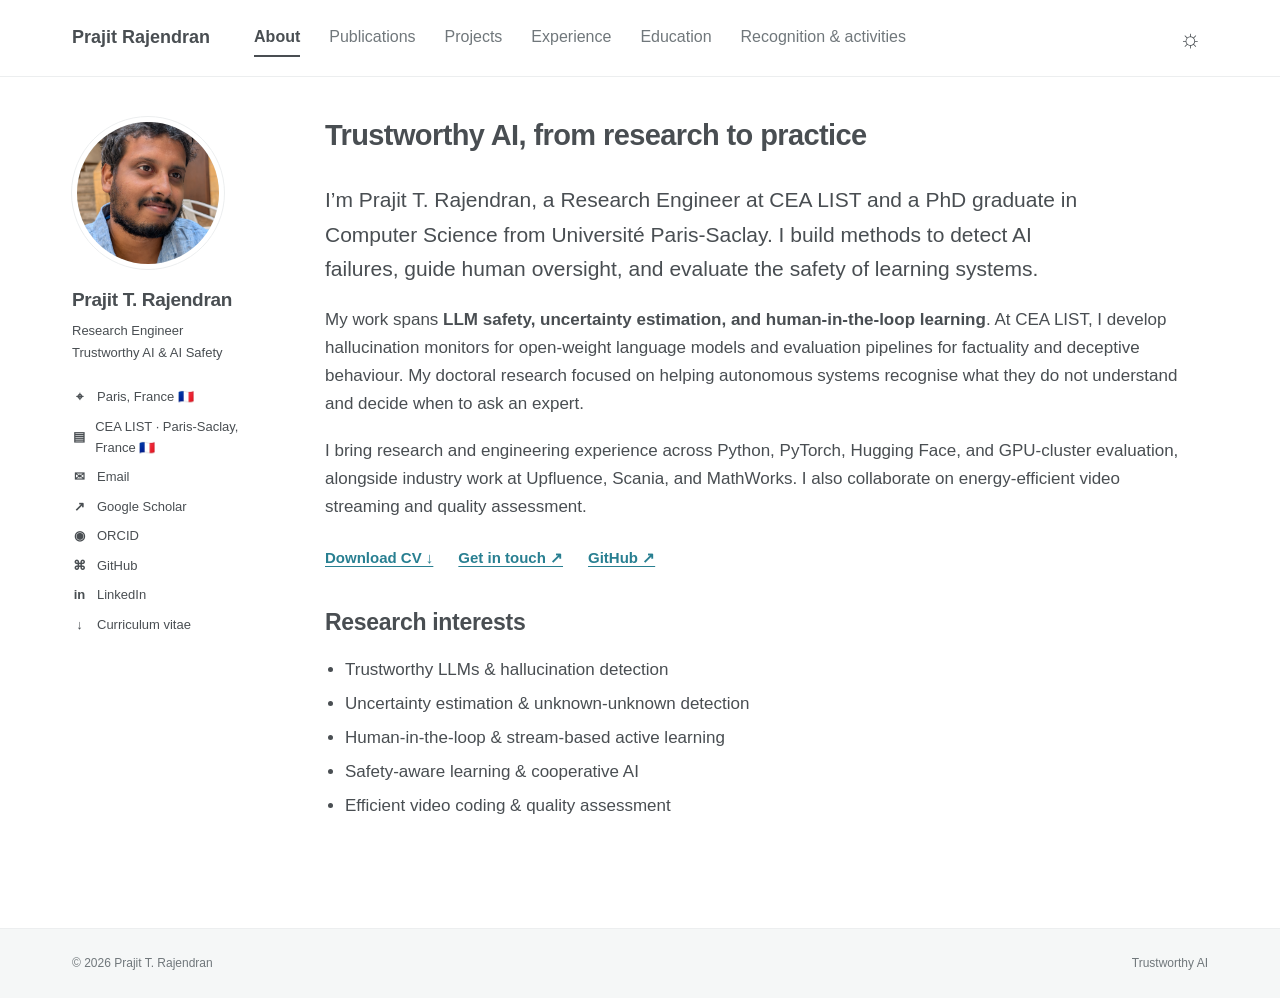
<file: index.html>
<!doctype html><html lang="en"><head><meta charset="utf-8"><meta name="viewport" content="width=device-width,initial-scale=1"><meta name="description" content="Prajit T. Rajendran — trustworthy AI researcher at CEA LIST. Research, publications, and academic experience."><title>About | Prajit T. Rajendran</title><link rel="stylesheet" href="assets/style.css"><script src="assets/main.js" defer></script></head><body><a class="skip" href="#main">Skip to content</a><header><div class="header-inner"><a class="brand" href="index.html">Prajit Rajendran</a><nav aria-label="Main navigation"><a href="index.html" aria-current="page">About</a><a href="publications.html">Publications</a><a href="projects.html">Projects</a><a href="experience.html">Experience</a><a href="education.html">Education</a><a href="service.html">Recognition &amp; activities</a></nav><button id="theme" aria-label="Switch to dark theme" title="Toggle color theme">☼</button></div></header><div class="layout"><aside class="profile"><div class="avatar"><img src="assets/photo.jpg" alt="Prajit T. Rajendran" width="152" height="152"></div><h2>Prajit T. Rajendran</h2><p class="role">Research Engineer<br>Trustworthy AI & AI Safety</p><ul class="profile-links"><li><span>⌖</span> Paris, France 🇫🇷</li><li><span>▤</span> CEA LIST · Paris-Saclay, France 🇫🇷</li><li><span>✉</span> <a href="mailto:praj99T@gmail.com">Email</a></li><li><span>↗</span> <a href="https://scholar.google.com/citations?user=R2wEeSEAAAAJ">Google Scholar</a></li><li><span>◉</span> <a href="https://orcid.org/0000-0002-8283-9891">ORCID</a></li><li><span>⌘</span> <a href="https://github.com/Prajit-Rajendran">GitHub</a></li><li><span>in</span> <a href="https://linkedin.com/in/prajitrajendran">LinkedIn</a></li><li><span>↓</span> <a href="assets/CV_Prajit_Rajendran.pdf">Curriculum vitae</a></li></ul></aside><main id="main"><h1>Trustworthy AI, from research to practice</h1>
<p class="intro">I’m Prajit T. Rajendran, a Research Engineer at CEA LIST and a PhD graduate in Computer Science from Université Paris-Saclay. I build methods to detect AI failures, guide human oversight, and evaluate the safety of learning systems.</p>
<p>My work spans <strong>LLM safety, uncertainty estimation, and human-in-the-loop learning</strong>. At CEA LIST, I develop hallucination monitors for open-weight language models and evaluation pipelines for factuality and deceptive behaviour. My doctoral research focused on helping autonomous systems recognise what they do not understand and decide when to ask an expert.</p>
<p>I bring research and engineering experience across Python, PyTorch, Hugging Face, and GPU-cluster evaluation, alongside industry work at Upfluence, Scania, and MathWorks. I also collaborate on energy-efficient video streaming and quality assessment.</p>
<div class="intro-actions"><a href="assets/CV_Prajit_Rajendran.pdf">Download CV ↓</a><a href="mailto:praj99T@gmail.com">Get in touch ↗</a><a href="https://github.com/Prajit-Rajendran">GitHub ↗</a></div>
<h2>Research interests</h2><ul class="interests"><li>Trustworthy LLMs & hallucination detection</li><li>Uncertainty estimation & unknown-unknown detection</li><li>Human-in-the-loop & stream-based active learning</li><li>Safety-aware learning & cooperative AI</li><li>Efficient video coding & quality assessment</li></ul></main></div><footer><div>© 2026 Prajit T. Rajendran <span>Trustworthy AI</span></div></footer></body></html>
</file>
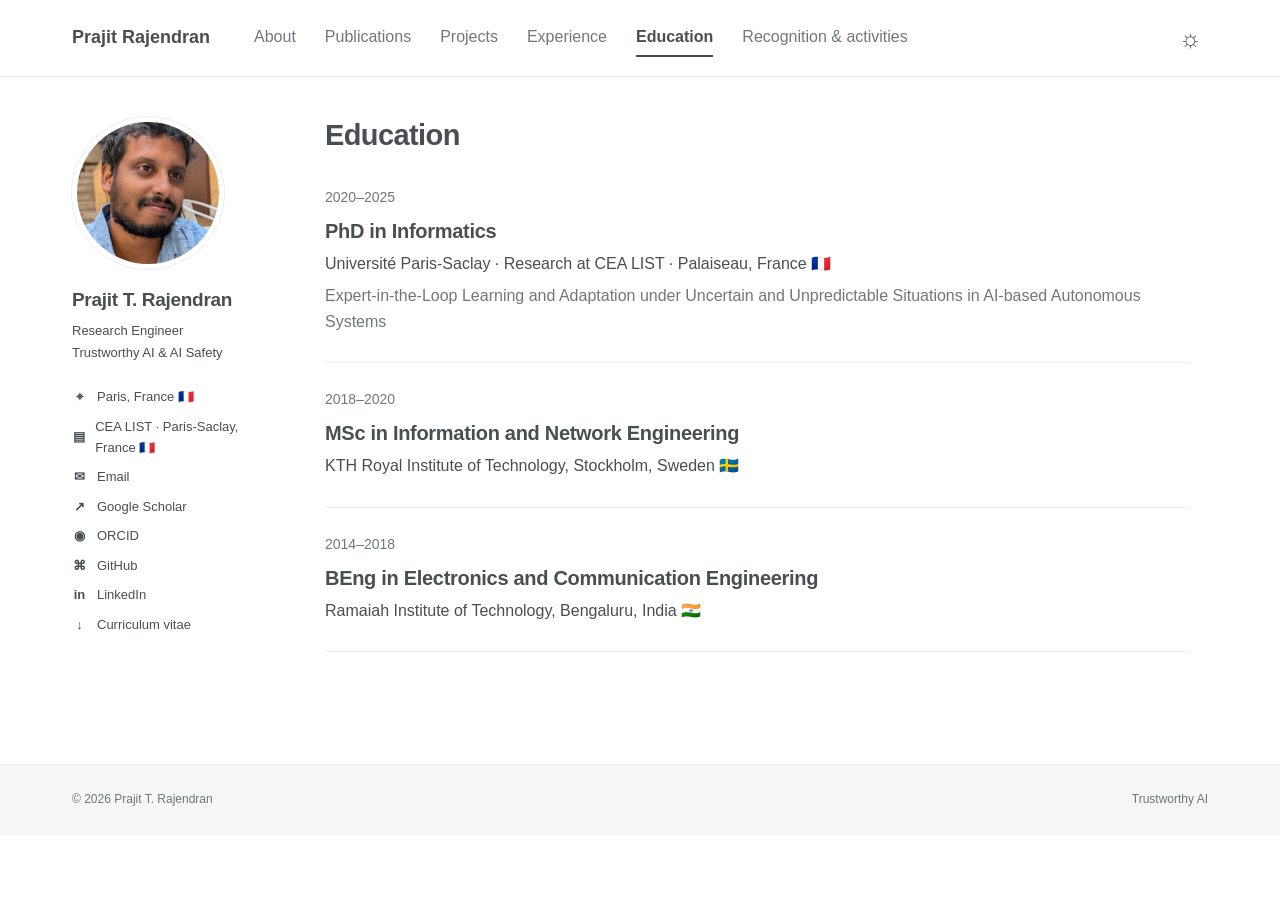
<file: education.html>
<!doctype html><html lang="en"><head><meta charset="utf-8"><meta name="viewport" content="width=device-width,initial-scale=1"><meta name="description" content="Prajit T. Rajendran — trustworthy AI researcher at CEA LIST. Research, publications, and academic experience."><title>Education | Prajit T. Rajendran</title><link rel="stylesheet" href="assets/style.css"><script src="assets/main.js" defer></script></head><body><a class="skip" href="#main">Skip to content</a><header><div class="header-inner"><a class="brand" href="index.html">Prajit Rajendran</a><nav aria-label="Main navigation"><a href="index.html">About</a><a href="publications.html">Publications</a><a href="projects.html">Projects</a><a href="experience.html">Experience</a><a href="education.html" aria-current="page">Education</a><a href="service.html">Recognition &amp; activities</a></nav><button id="theme" aria-label="Switch to dark theme" title="Toggle color theme">☼</button></div></header><div class="layout"><aside class="profile"><div class="avatar"><img src="assets/photo.jpg" alt="Prajit T. Rajendran" width="152" height="152"></div><h2>Prajit T. Rajendran</h2><p class="role">Research Engineer<br>Trustworthy AI & AI Safety</p><ul class="profile-links"><li><span>⌖</span> Paris, France 🇫🇷</li><li><span>▤</span> CEA LIST · Paris-Saclay, France 🇫🇷</li><li><span>✉</span> <a href="mailto:praj99T@gmail.com">Email</a></li><li><span>↗</span> <a href="https://scholar.google.com/citations?user=R2wEeSEAAAAJ">Google Scholar</a></li><li><span>◉</span> <a href="https://orcid.org/0000-0002-8283-9891">ORCID</a></li><li><span>⌘</span> <a href="https://github.com/Prajit-Rajendran">GitHub</a></li><li><span>in</span> <a href="https://linkedin.com/in/prajitrajendran">LinkedIn</a></li><li><span>↓</span> <a href="assets/CV_Prajit_Rajendran.pdf">Curriculum vitae</a></li></ul></aside><main id="main"><h1>Education</h1><div class="entry"><span class="date">2020–2025</span><h2>PhD in Informatics</h2><p>Université Paris-Saclay · Research at CEA LIST · Palaiseau, France 🇫🇷</p><p class="muted">Expert-in-the-Loop Learning and Adaptation under Uncertain and Unpredictable Situations in AI-based Autonomous Systems</p></div><div class="entry"><span class="date">2018–2020</span><h2>MSc in Information and Network Engineering</h2><p>KTH Royal Institute of Technology, Stockholm, Sweden 🇸🇪</p></div><div class="entry"><span class="date">2014–2018</span><h2>BEng in Electronics and Communication Engineering</h2><p>Ramaiah Institute of Technology, Bengaluru, India 🇮🇳</p></div></main></div><footer><div>© 2026 Prajit T. Rajendran <span>Trustworthy AI</span></div></footer></body></html>
</file>
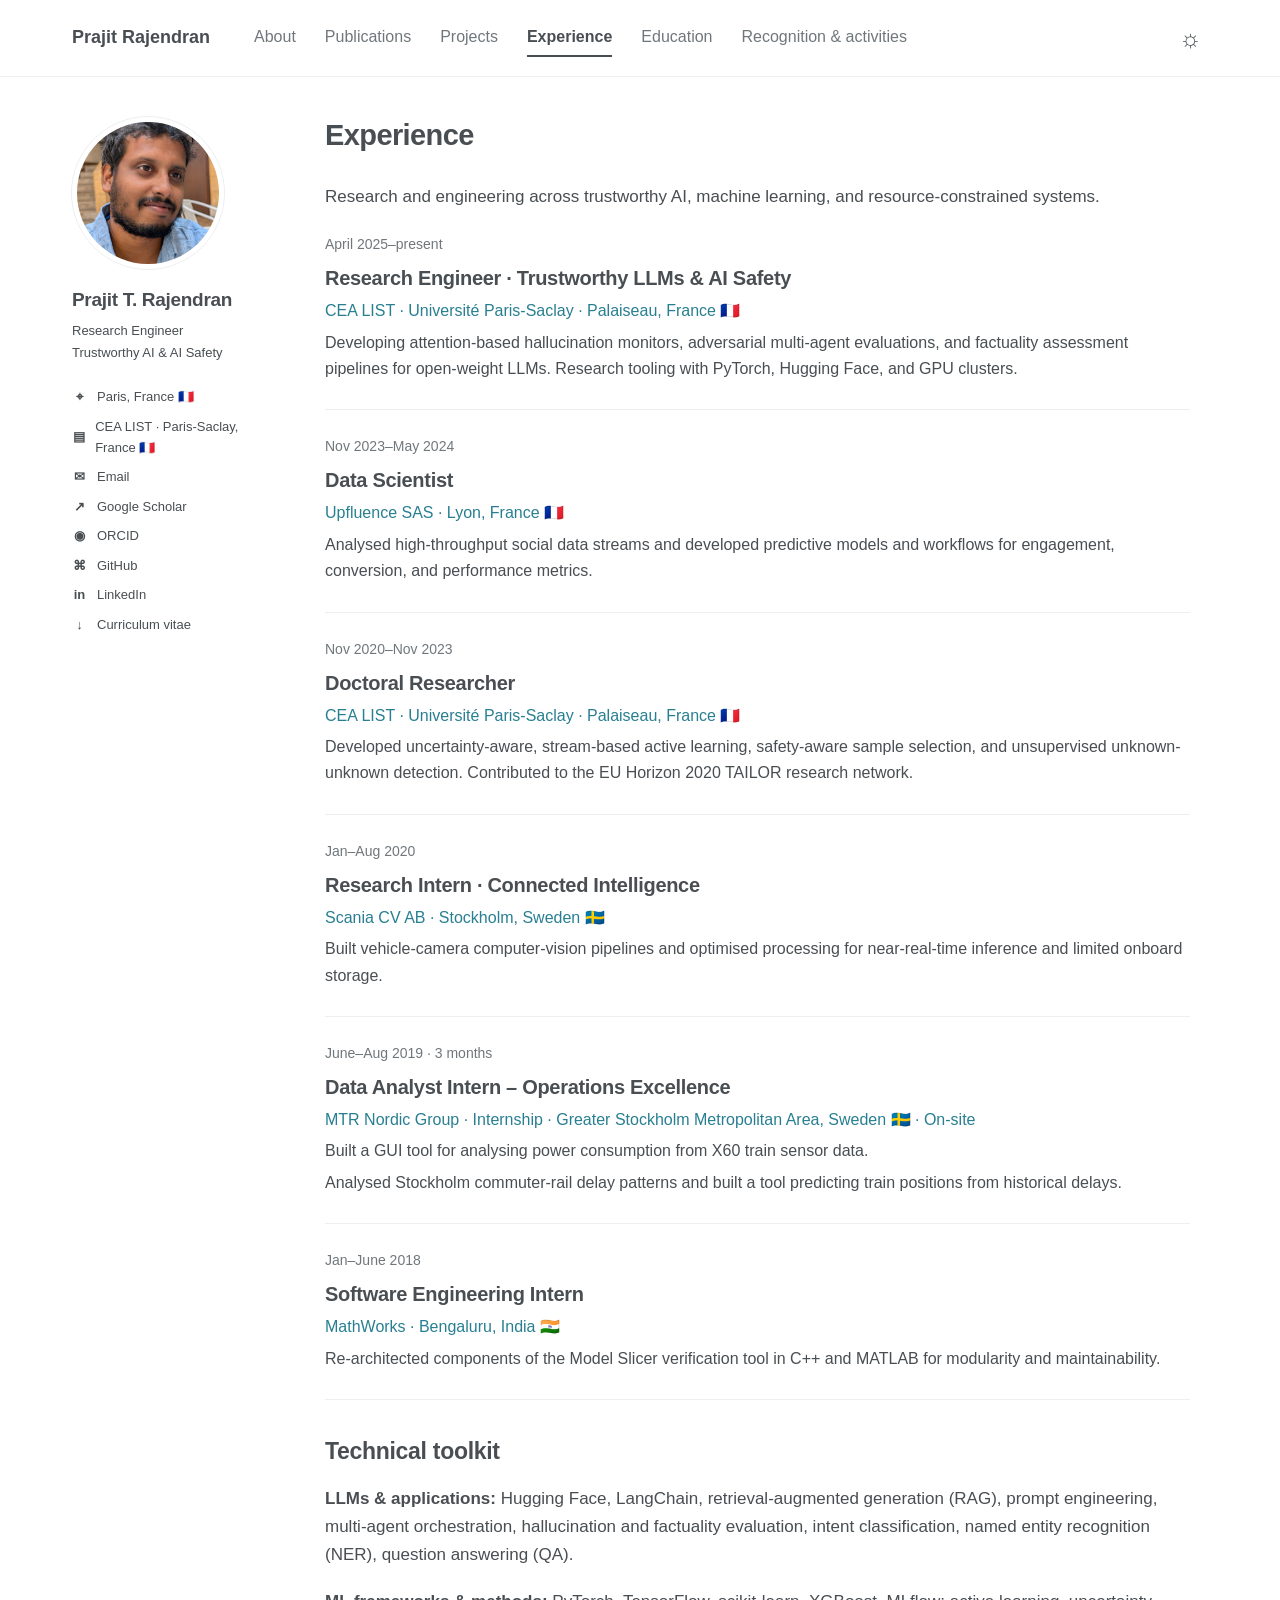
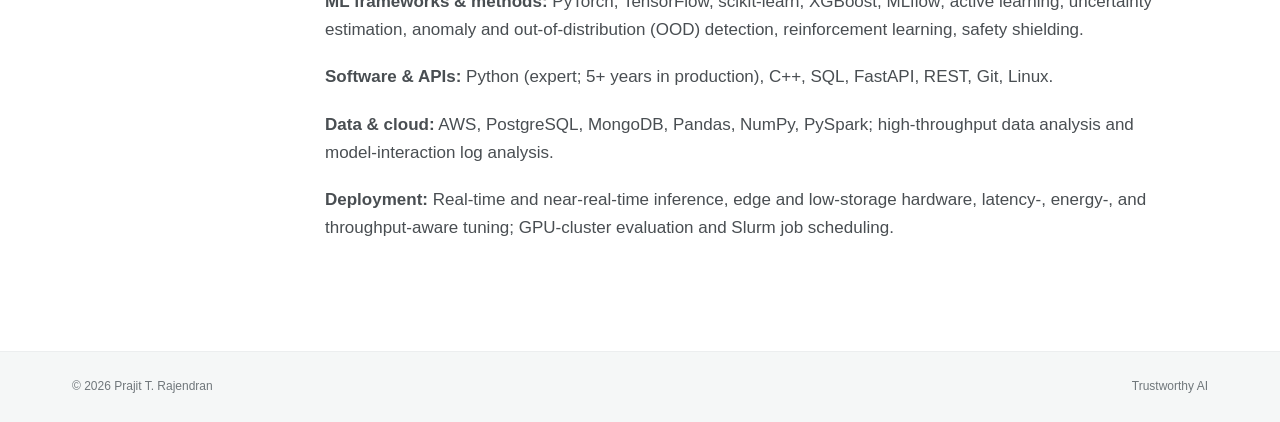
<file: experience.html>
<!doctype html><html lang="en"><head><meta charset="utf-8"><meta name="viewport" content="width=device-width,initial-scale=1"><meta name="description" content="Prajit T. Rajendran — trustworthy AI researcher at CEA LIST. Research, publications, and academic experience."><title>Experience | Prajit T. Rajendran</title><link rel="stylesheet" href="assets/style.css"><script src="assets/main.js" defer></script></head><body><a class="skip" href="#main">Skip to content</a><header><div class="header-inner"><a class="brand" href="index.html">Prajit Rajendran</a><nav aria-label="Main navigation"><a href="index.html">About</a><a href="publications.html">Publications</a><a href="projects.html">Projects</a><a href="experience.html" aria-current="page">Experience</a><a href="education.html">Education</a><a href="service.html">Recognition &amp; activities</a></nav><button id="theme" aria-label="Switch to dark theme" title="Toggle color theme">☼</button></div></header><div class="layout"><aside class="profile"><div class="avatar"><img src="assets/photo.jpg" alt="Prajit T. Rajendran" width="152" height="152"></div><h2>Prajit T. Rajendran</h2><p class="role">Research Engineer<br>Trustworthy AI & AI Safety</p><ul class="profile-links"><li><span>⌖</span> Paris, France 🇫🇷</li><li><span>▤</span> CEA LIST · Paris-Saclay, France 🇫🇷</li><li><span>✉</span> <a href="mailto:praj99T@gmail.com">Email</a></li><li><span>↗</span> <a href="https://scholar.google.com/citations?user=R2wEeSEAAAAJ">Google Scholar</a></li><li><span>◉</span> <a href="https://orcid.org/0000-0002-8283-9891">ORCID</a></li><li><span>⌘</span> <a href="https://github.com/Prajit-Rajendran">GitHub</a></li><li><span>in</span> <a href="https://linkedin.com/in/prajitrajendran">LinkedIn</a></li><li><span>↓</span> <a href="assets/CV_Prajit_Rajendran.pdf">Curriculum vitae</a></li></ul></aside><main id="main"><h1>Experience</h1><p>Research and engineering across trustworthy AI, machine learning, and resource-constrained systems.</p><div class="entry"><span class="date">April 2025–present</span><h2>Research Engineer · Trustworthy LLMs & AI Safety</h2><p class="org">CEA LIST · Université Paris-Saclay · Palaiseau, France 🇫🇷</p><p>Developing attention-based hallucination monitors, adversarial multi-agent evaluations, and factuality assessment pipelines for open-weight LLMs. Research tooling with PyTorch, Hugging Face, and GPU clusters.</p></div><div class="entry"><span class="date">Nov 2023–May 2024</span><h2>Data Scientist</h2><p class="org">Upfluence SAS · Lyon, France 🇫🇷</p><p>Analysed high-throughput social data streams and developed predictive models and workflows for engagement, conversion, and performance metrics.</p></div><div class="entry"><span class="date">Nov 2020–Nov 2023</span><h2>Doctoral Researcher</h2><p class="org">CEA LIST · Université Paris-Saclay · Palaiseau, France 🇫🇷</p><p>Developed uncertainty-aware, stream-based active learning, safety-aware sample selection, and unsupervised unknown-unknown detection. Contributed to the EU Horizon 2020 TAILOR research network.</p></div><div class="entry"><span class="date">Jan–Aug 2020</span><h2>Research Intern · Connected Intelligence</h2><p class="org">Scania CV AB · Stockholm, Sweden 🇸🇪</p><p>Built vehicle-camera computer-vision pipelines and optimised processing for near-real-time inference and limited onboard storage.</p></div><div class="entry"><span class="date">June–Aug 2019 · 3 months</span><h2>Data Analyst Intern – Operations Excellence</h2><p class="org">MTR Nordic Group · Internship · Greater Stockholm Metropolitan Area, Sweden 🇸🇪 · On-site</p><p>Built a GUI tool for analysing power consumption from X60 train sensor data.</p><p>Analysed Stockholm commuter-rail delay patterns and built a tool predicting train positions from historical delays.</p></div><div class="entry"><span class="date">Jan–June 2018</span><h2>Software Engineering Intern</h2><p class="org">MathWorks · Bengaluru, India 🇮🇳</p><p>Re-architected components of the Model Slicer verification tool in C++ and MATLAB for modularity and maintainability.</p></div><h2>Technical toolkit</h2><p><strong>LLMs &amp; applications:</strong> Hugging Face, LangChain, retrieval-augmented generation (RAG), prompt engineering, multi-agent orchestration, hallucination and factuality evaluation, intent classification, named entity recognition (NER), question answering (QA).</p><p><strong>ML frameworks &amp; methods:</strong> PyTorch, TensorFlow, scikit-learn, XGBoost, MLflow; active learning, uncertainty estimation, anomaly and out-of-distribution (OOD) detection, reinforcement learning, safety shielding.</p><p><strong>Software &amp; APIs:</strong> Python (expert; 5+ years in production), C++, SQL, FastAPI, REST, Git, Linux.</p><p><strong>Data &amp; cloud:</strong> AWS, PostgreSQL, MongoDB, Pandas, NumPy, PySpark; high-throughput data analysis and model-interaction log analysis.</p><p><strong>Deployment:</strong> Real-time and near-real-time inference, edge and low-storage hardware, latency-, energy-, and throughput-aware tuning; GPU-cluster evaluation and Slurm job scheduling.</p></main></div><footer><div>© 2026 Prajit T. Rajendran <span>Trustworthy AI</span></div></footer></body></html>
</file>
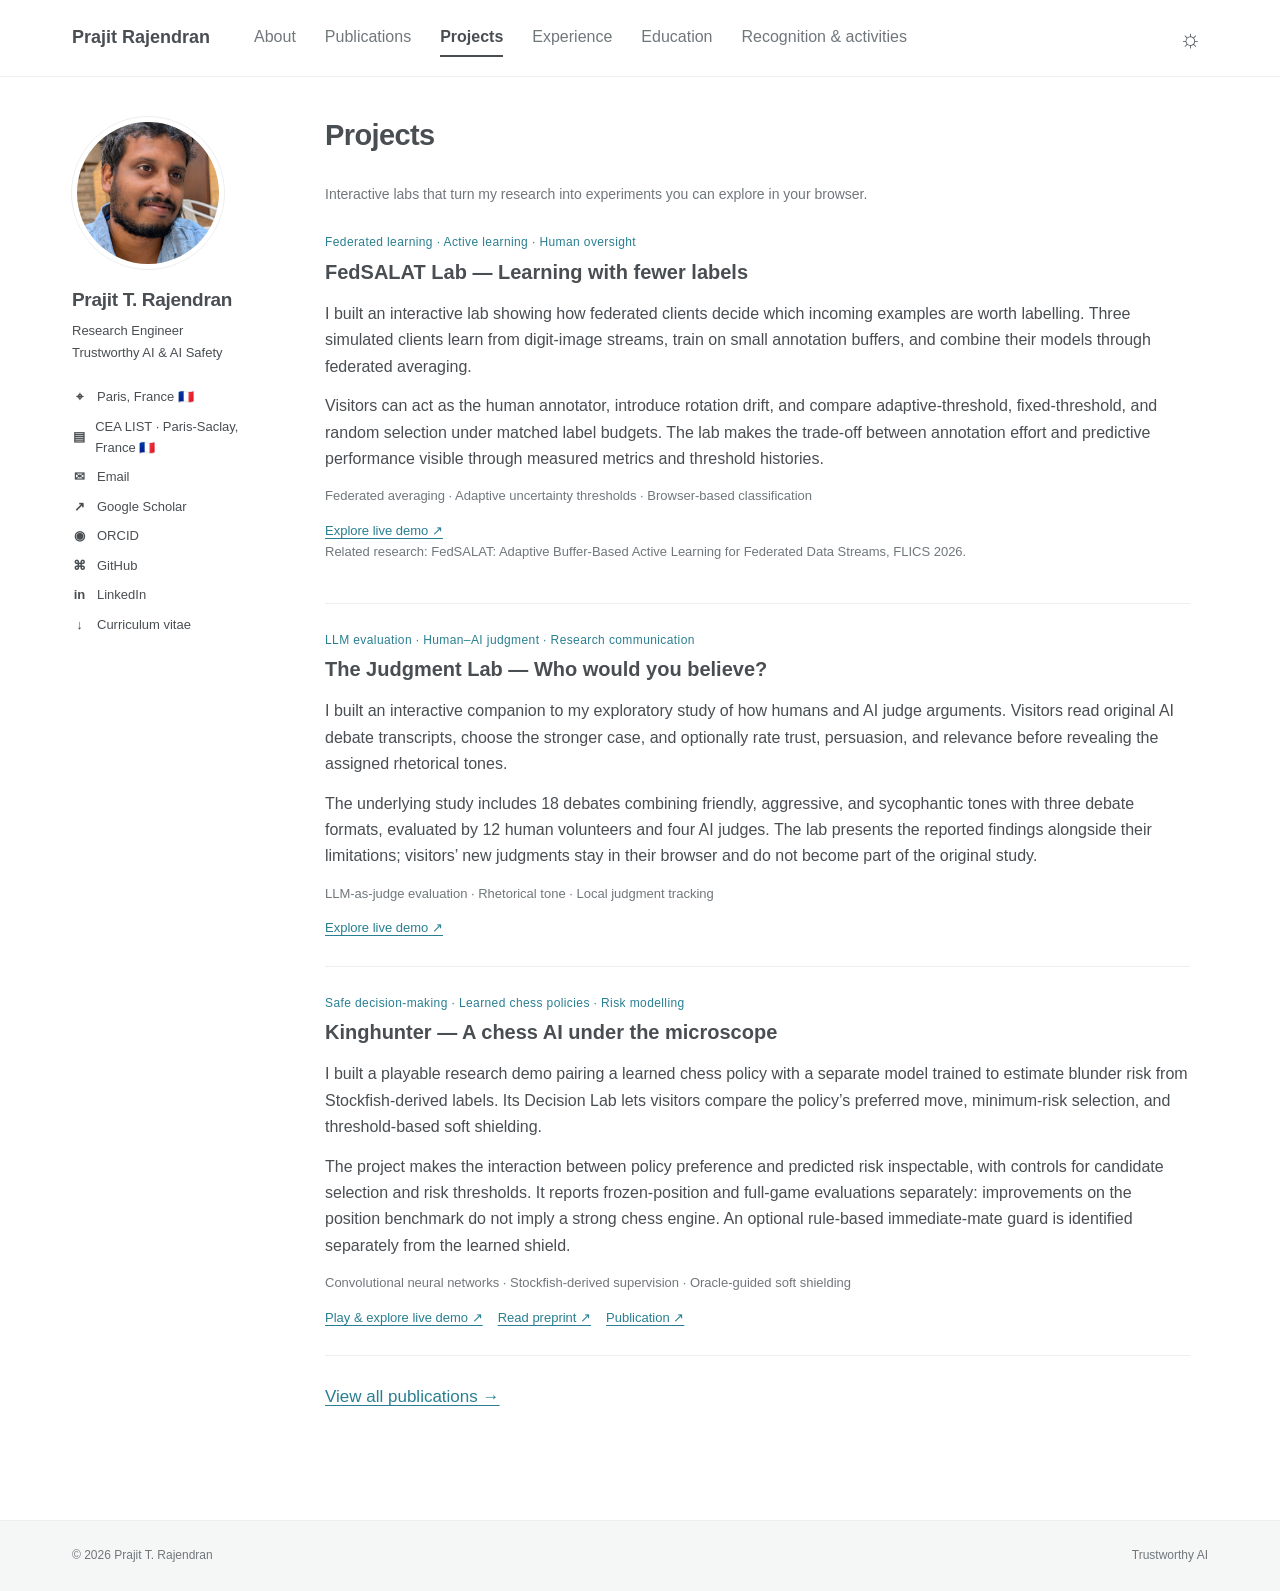
<file: projects.html>
<!doctype html><html lang="en"><head><meta charset="utf-8"><meta name="viewport" content="width=device-width,initial-scale=1"><meta name="description" content="Prajit T. Rajendran — trustworthy AI researcher at CEA LIST. Research, publications, and academic experience."><title>Projects | Prajit T. Rajendran</title><link rel="stylesheet" href="assets/style.css"><script src="assets/main.js" defer></script></head><body><a class="skip" href="#main">Skip to content</a><header><div class="header-inner"><a class="brand" href="index.html">Prajit Rajendran</a><nav aria-label="Main navigation"><a href="index.html">About</a><a href="publications.html">Publications</a><a href="projects.html" aria-current="page">Projects</a><a href="experience.html">Experience</a><a href="education.html">Education</a><a href="service.html">Recognition &amp; activities</a></nav><button id="theme" aria-label="Switch to dark theme" title="Toggle color theme">☼</button></div></header><div class="layout"><aside class="profile"><div class="avatar"><img src="assets/photo.jpg" alt="Prajit T. Rajendran" width="152" height="152"></div><h2>Prajit T. Rajendran</h2><p class="role">Research Engineer<br>Trustworthy AI & AI Safety</p><ul class="profile-links"><li><span>⌖</span> Paris, France 🇫🇷</li><li><span>▤</span> CEA LIST · Paris-Saclay, France 🇫🇷</li><li><span>✉</span> <a href="mailto:praj99T@gmail.com">Email</a></li><li><span>↗</span> <a href="https://scholar.google.com/citations?user=R2wEeSEAAAAJ">Google Scholar</a></li><li><span>◉</span> <a href="https://orcid.org/0000-0002-8283-9891">ORCID</a></li><li><span>⌘</span> <a href="https://github.com/Prajit-Rajendran">GitHub</a></li><li><span>in</span> <a href="https://linkedin.com/in/prajitrajendran">LinkedIn</a></li><li><span>↓</span> <a href="assets/CV_Prajit_Rajendran.pdf">Curriculum vitae</a></li></ul></aside><main id="main"><section aria-labelledby="projects-heading"><h1 id="projects-heading">Projects</h1>
<p class="muted">Interactive labs that turn my research into experiments you can explore in your browser.</p>
<article class="project"><p class="project-meta">Federated learning · Active learning · Human oversight</p><h3>FedSALAT Lab — Learning with fewer labels</h3>
<p>I built an interactive lab showing how federated clients decide which incoming examples are worth labelling. Three simulated clients learn from digit-image streams, train on small annotation buffers, and combine their models through federated averaging.</p>
<p>Visitors can act as the human annotator, introduce rotation drift, and compare adaptive-threshold, fixed-threshold, and random selection under matched label budgets. The lab makes the trade-off between annotation effort and predictive performance visible through measured metrics and threshold histories.</p>
<p class="project-tools">Federated averaging · Adaptive uncertainty thresholds · Browser-based classification</p>
<div class="paper-links"><a href="https://fedsalat-lab.vercel.app/" aria-label="Explore FedSALAT Lab live demo">Explore live demo ↗</a></div>
<p class="project-reference">Related research: FedSALAT: Adaptive Buffer-Based Active Learning for Federated Data Streams, FLICS 2026.</p>
<!-- Add this project's code link here when available. -->
</article>
<article class="project"><p class="project-meta">LLM evaluation · Human–AI judgment · Research communication</p><h3>The Judgment Lab — Who would you believe?</h3>
<p>I built an interactive companion to my exploratory study of how humans and AI judge arguments. Visitors read original AI debate transcripts, choose the stronger case, and optionally rate trust, persuasion, and relevance before revealing the assigned rhetorical tones.</p>
<p>The underlying study includes 18 debates combining friendly, aggressive, and sycophantic tones with three debate formats, evaluated by 12 human volunteers and four AI judges. The lab presents the reported findings alongside their limitations; visitors’ new judgments stay in their browser and do not become part of the original study.</p>
<p class="project-tools">LLM-as-judge evaluation · Rhetorical tone · Local judgment tracking</p>
<div class="paper-links"><a href="https://ai-debate-judgment-lab.vercel.app/" aria-label="Explore The Judgment Lab live demo">Explore live demo ↗</a></div>
<!-- Add this project's code or publication link here when available. -->
</article>
<article class="project"><p class="project-meta">Safe decision-making · Learned chess policies · Risk modelling</p><h3>Kinghunter — A chess AI under the microscope</h3>
<p>I built a playable research demo pairing a learned chess policy with a separate model trained to estimate blunder risk from Stockfish-derived labels. Its Decision Lab lets visitors compare the policy’s preferred move, minimum-risk selection, and threshold-based soft shielding.</p>
<p>The project makes the interaction between policy preference and predicted risk inspectable, with controls for candidate selection and risk thresholds. It reports frozen-position and full-game evaluations separately: improvements on the position benchmark do not imply a strong chess engine. An optional rule-based immediate-mate guard is identified separately from the learned shield.</p>
<p class="project-tools">Convolutional neural networks · Stockfish-derived supervision · Oracle-guided soft shielding</p>
<div class="paper-links"><a href="https://kinghunter-ogss.vercel.app/" aria-label="Explore Kinghunter live demo">Play & explore live demo ↗</a><a href="https://arxiv.org/abs/2603.08506">Read preprint ↗</a><a href="https://doi.org/10.1109/ICMLA66185.2025.00130">Publication ↗</a></div>
<!-- Add this project's code link here when available. -->
</article>
<p><a class="text-link" href="publications.html">View all publications →</a></p></section>
</main></div><footer><div>© 2026 Prajit T. Rajendran <span>Trustworthy AI</span></div></footer></body></html>
</file>
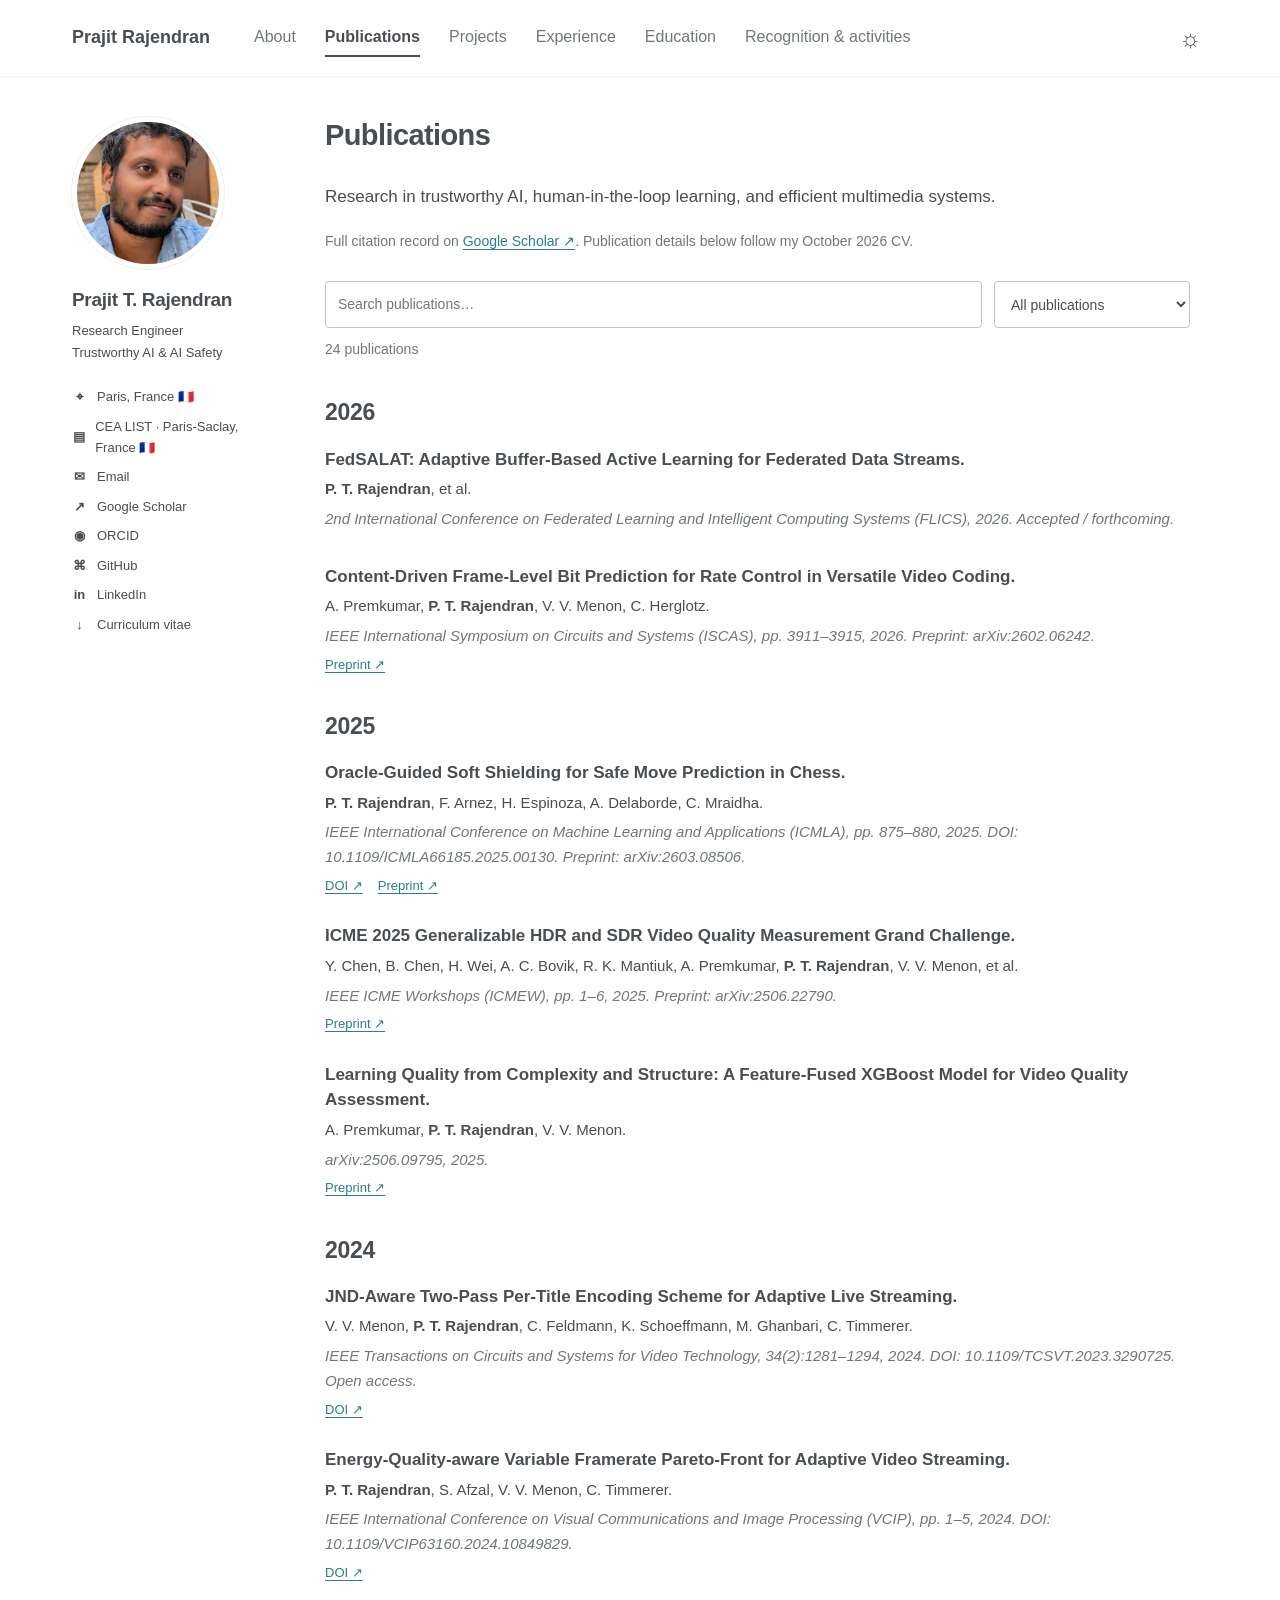
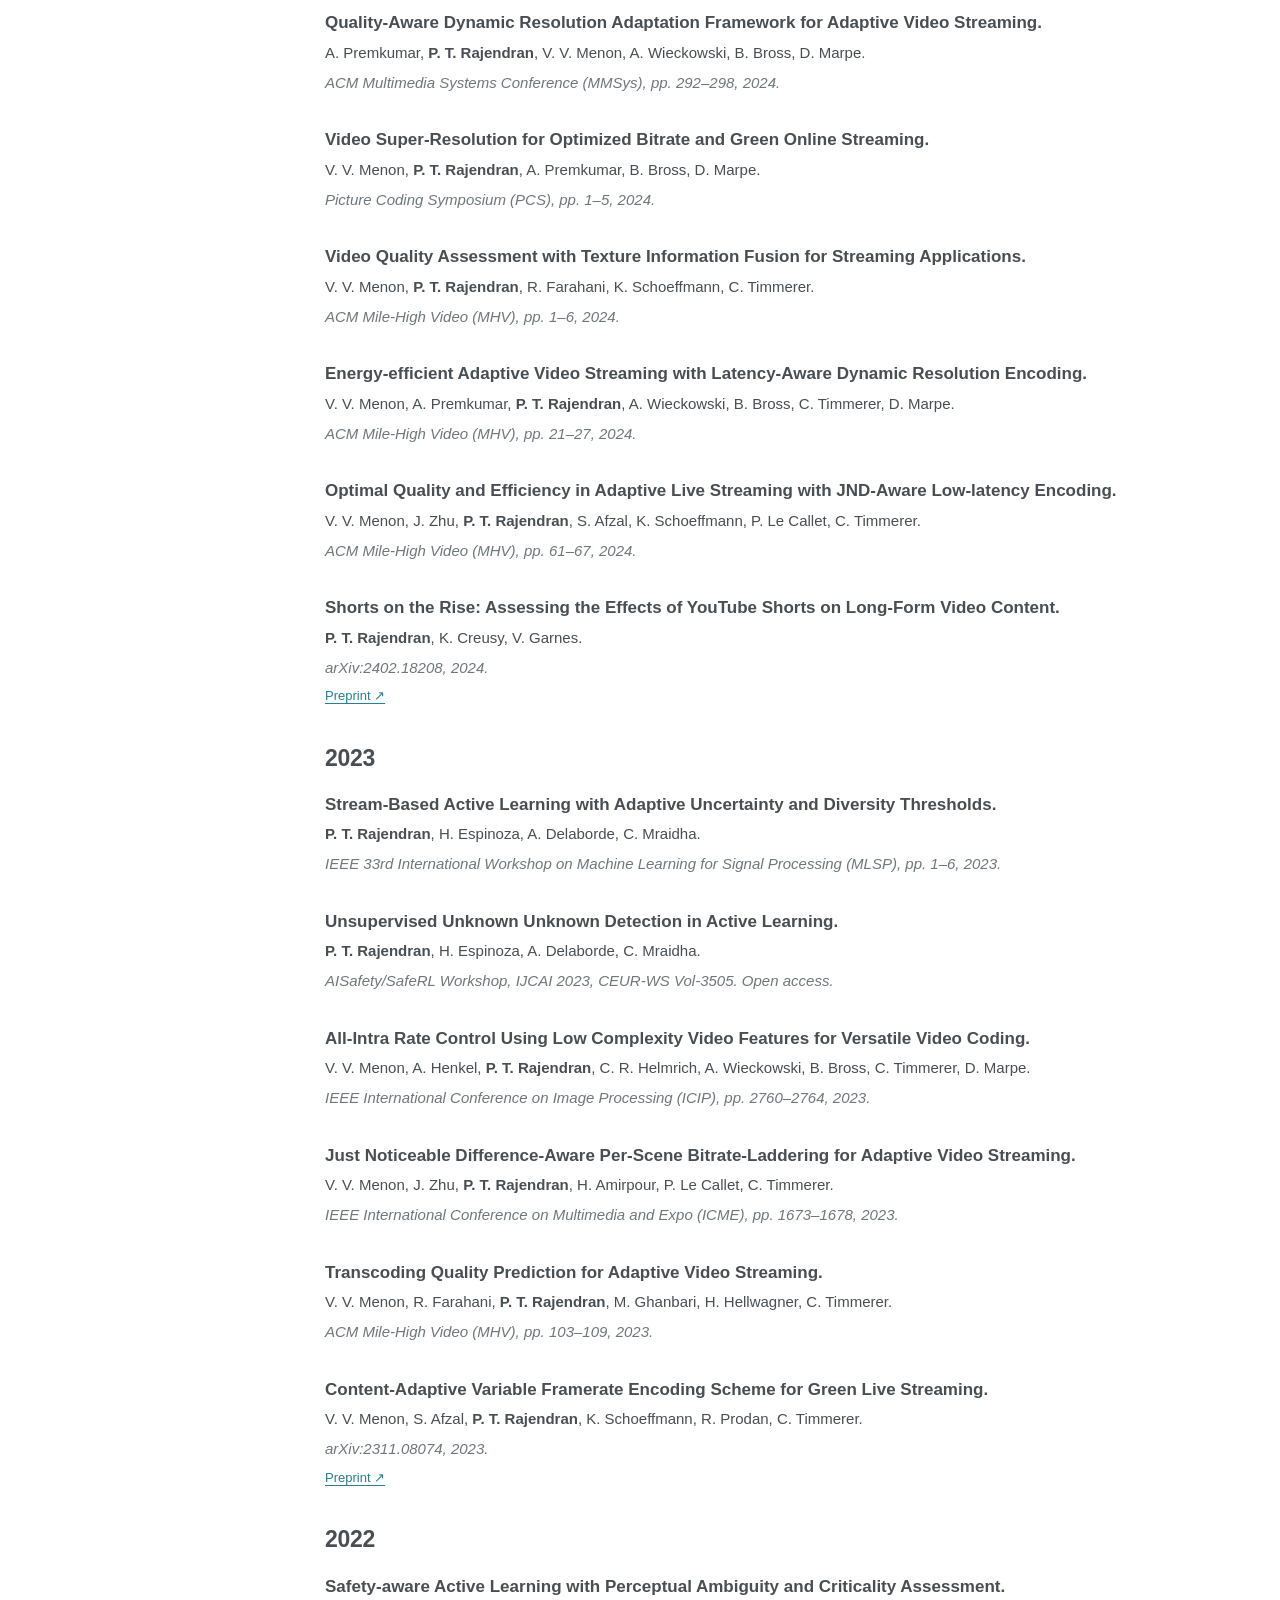
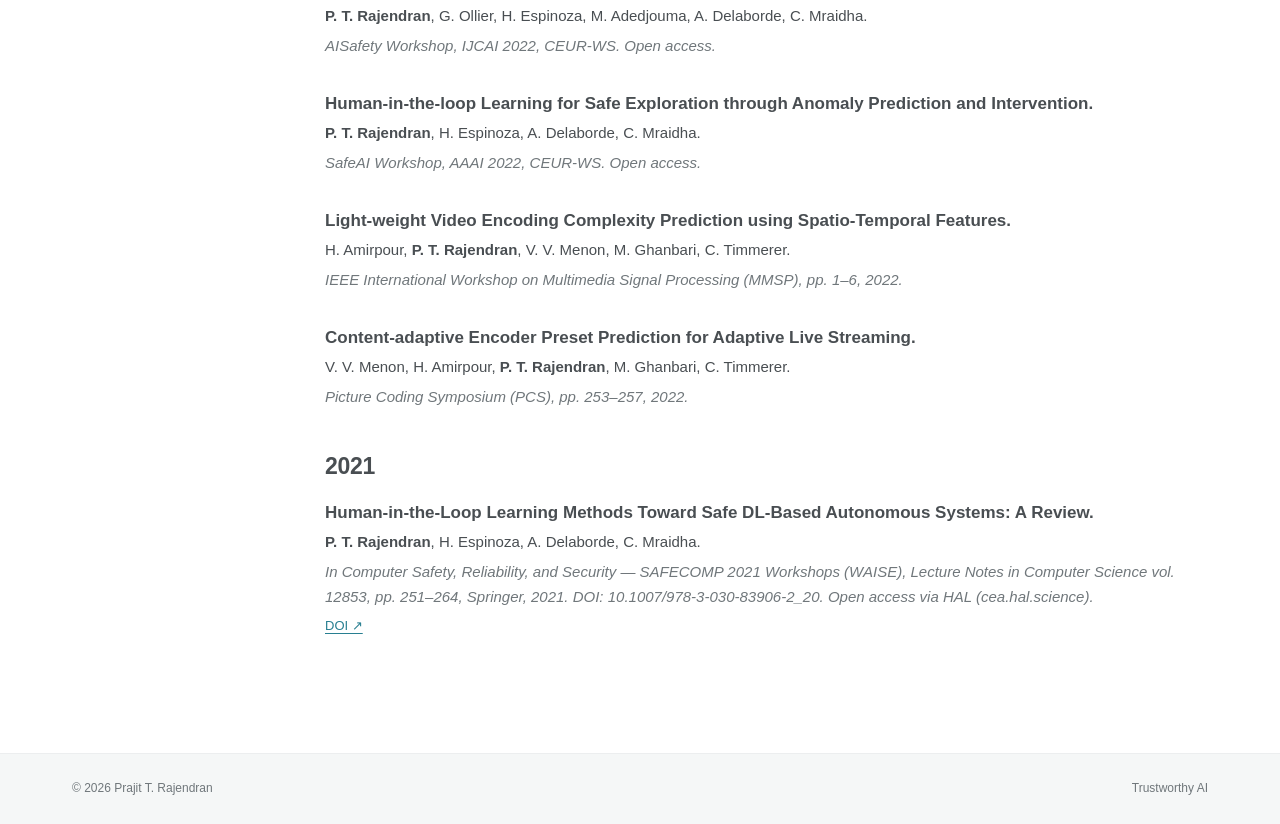
<file: publications.html>
<!doctype html><html lang="en"><head><meta charset="utf-8"><meta name="viewport" content="width=device-width,initial-scale=1"><meta name="description" content="Prajit T. Rajendran — trustworthy AI researcher at CEA LIST. Research, publications, and academic experience."><title>Publications | Prajit T. Rajendran</title><link rel="stylesheet" href="assets/style.css"><script src="assets/main.js" defer></script></head><body><a class="skip" href="#main">Skip to content</a><header><div class="header-inner"><a class="brand" href="index.html">Prajit Rajendran</a><nav aria-label="Main navigation"><a href="index.html">About</a><a href="publications.html" aria-current="page">Publications</a><a href="projects.html">Projects</a><a href="experience.html">Experience</a><a href="education.html">Education</a><a href="service.html">Recognition &amp; activities</a></nav><button id="theme" aria-label="Switch to dark theme" title="Toggle color theme">☼</button></div></header><div class="layout"><aside class="profile"><div class="avatar"><img src="assets/photo.jpg" alt="Prajit T. Rajendran" width="152" height="152"></div><h2>Prajit T. Rajendran</h2><p class="role">Research Engineer<br>Trustworthy AI & AI Safety</p><ul class="profile-links"><li><span>⌖</span> Paris, France 🇫🇷</li><li><span>▤</span> CEA LIST · Paris-Saclay, France 🇫🇷</li><li><span>✉</span> <a href="mailto:praj99T@gmail.com">Email</a></li><li><span>↗</span> <a href="https://scholar.google.com/citations?user=R2wEeSEAAAAJ">Google Scholar</a></li><li><span>◉</span> <a href="https://orcid.org/0000-0002-8283-9891">ORCID</a></li><li><span>⌘</span> <a href="https://github.com/Prajit-Rajendran">GitHub</a></li><li><span>in</span> <a href="https://linkedin.com/in/prajitrajendran">LinkedIn</a></li><li><span>↓</span> <a href="assets/CV_Prajit_Rajendran.pdf">Curriculum vitae</a></li></ul></aside><main id="main"><h1>Publications</h1><p>Research in trustworthy AI, human-in-the-loop learning, and efficient multimedia systems.</p><p class="muted">Full citation record on <a href="https://scholar.google.com/citations?user=R2wEeSEAAAAJ">Google Scholar ↗</a>. Publication details below follow my October 2026 CV.</p><div class="filters"><label class="sr-only" for="search">Search publications</label><input id="search" type="search" placeholder="Search publications…"><label class="sr-only" for="type">Publication type</label><select id="type"><option value="all">All publications</option><option value="C">Conference & workshop</option><option value="J">Journal articles</option><option value="P">Preprints</option></select></div><p id="result-count" class="muted" aria-live="polite"></p><section class="year-group"><h2>2026</h2><article class="paper" data-search="fedsalat: adaptive buffer-based active learning for federated data streams." data-type="C"><p class="paper-title">FedSALAT: Adaptive Buffer-Based Active Learning for Federated Data Streams.</p><p><strong>P. T. Rajendran</strong>, et al. </p><p class="venue">2nd International Conference on Federated Learning and Intelligent Computing Systems (FLICS), 2026. Accepted / forthcoming.</p><div class="paper-links"></div></article><article class="paper" data-search="content-driven frame-level bit prediction for rate control in versatile video coding." data-type="C"><p class="paper-title">Content-Driven Frame-Level Bit Prediction for Rate Control in Versatile Video Coding.</p><p>A. Premkumar, <strong>P. T. Rajendran</strong>, V. V. Menon, C. Herglotz. </p><p class="venue">IEEE International Symposium on Circuits and Systems (ISCAS), pp. 3911–3915, 2026. Preprint: arXiv:2602.06242.</p><div class="paper-links"><a href="https://arxiv.org/abs/2602.06242">Preprint ↗</a></div></article></section><section class="year-group"><h2>2025</h2><article class="paper" data-search="oracle-guided soft shielding for safe move prediction in chess." data-type="C"><p class="paper-title">Oracle-Guided Soft Shielding for Safe Move Prediction in Chess.</p><p><strong>P. T. Rajendran</strong>, F. Arnez, H. Espinoza, A. Delaborde, C. Mraidha. </p><p class="venue">IEEE International Conference on Machine Learning and Applications (ICMLA), pp. 875–880, 2025. DOI: 10.1109/ICMLA66185.2025.00130. Preprint: arXiv:2603.08506.</p><div class="paper-links"><a href="https://doi.org/10.1109/ICMLA66185.2025.00130">DOI ↗</a><a href="https://arxiv.org/abs/2603.08506">Preprint ↗</a></div></article><article class="paper" data-search="icme 2025 generalizable hdr and sdr video quality measurement grand challenge." data-type="C"><p class="paper-title">ICME 2025 Generalizable HDR and SDR Video Quality Measurement Grand Challenge.</p><p>Y. Chen, B. Chen, H. Wei, A. C. Bovik, R. K. Mantiuk, A. Premkumar, <strong>P. T. Rajendran</strong>, V. V. Menon, et al. </p><p class="venue">IEEE ICME Workshops (ICMEW), pp. 1–6, 2025. Preprint: arXiv:2506.22790.</p><div class="paper-links"><a href="https://arxiv.org/abs/2506.22790">Preprint ↗</a></div></article><article class="paper" data-search="learning quality from complexity and structure: a feature-fused xgboost model for video quality assessment." data-type="P"><p class="paper-title">Learning Quality from Complexity and Structure: A Feature-Fused XGBoost Model for Video Quality Assessment.</p><p>A. Premkumar, <strong>P. T. Rajendran</strong>, V. V. Menon. </p><p class="venue">arXiv:2506.09795, 2025.</p><div class="paper-links"><a href="https://arxiv.org/abs/2506.09795">Preprint ↗</a></div></article></section><section class="year-group"><h2>2024</h2><article class="paper" data-search="jnd-aware two-pass per-title encoding scheme for adaptive live streaming." data-type="J"><p class="paper-title">JND-Aware Two-Pass Per-Title Encoding Scheme for Adaptive Live Streaming.</p><p>V. V. Menon, <strong>P. T. Rajendran</strong>, C. Feldmann, K. Schoeffmann, M. Ghanbari, C. Timmerer. </p><p class="venue">IEEE Transactions on Circuits and Systems for Video Technology, 34(2):1281–1294, 2024. DOI: 10.1109/TCSVT.2023.3290725. Open access.</p><div class="paper-links"><a href="https://doi.org/10.1109/TCSVT.2023.3290725">DOI ↗</a></div></article><article class="paper" data-search="energy-quality-aware variable framerate pareto-front for adaptive video streaming." data-type="C"><p class="paper-title">Energy-Quality-aware Variable Framerate Pareto-Front for Adaptive Video Streaming.</p><p><strong>P. T. Rajendran</strong>, S. Afzal, V. V. Menon, C. Timmerer. </p><p class="venue">IEEE International Conference on Visual Communications and Image Processing (VCIP), pp. 1–5, 2024. DOI: 10.1109/VCIP63160.2024.10849829.</p><div class="paper-links"><a href="https://doi.org/10.1109/VCIP63160.2024.10849829">DOI ↗</a></div></article><article class="paper" data-search="quality-aware dynamic resolution adaptation framework for adaptive video streaming." data-type="C"><p class="paper-title">Quality-Aware Dynamic Resolution Adaptation Framework for Adaptive Video Streaming.</p><p>A. Premkumar, <strong>P. T. Rajendran</strong>, V. V. Menon, A. Wieckowski, B. Bross, D. Marpe. </p><p class="venue">ACM Multimedia Systems Conference (MMSys), pp. 292–298, 2024.</p><div class="paper-links"></div></article><article class="paper" data-search="video super-resolution for optimized bitrate and green online streaming." data-type="C"><p class="paper-title">Video Super-Resolution for Optimized Bitrate and Green Online Streaming.</p><p>V. V. Menon, <strong>P. T. Rajendran</strong>, A. Premkumar, B. Bross, D. Marpe. </p><p class="venue">Picture Coding Symposium (PCS), pp. 1–5, 2024.</p><div class="paper-links"></div></article><article class="paper" data-search="video quality assessment with texture information fusion for streaming applications." data-type="C"><p class="paper-title">Video Quality Assessment with Texture Information Fusion for Streaming Applications.</p><p>V. V. Menon, <strong>P. T. Rajendran</strong>, R. Farahani, K. Schoeffmann, C. Timmerer. </p><p class="venue">ACM Mile-High Video (MHV), pp. 1–6, 2024.</p><div class="paper-links"></div></article><article class="paper" data-search="energy-efficient adaptive video streaming with latency-aware dynamic resolution encoding." data-type="C"><p class="paper-title">Energy-efficient Adaptive Video Streaming with Latency-Aware Dynamic Resolution Encoding.</p><p>V. V. Menon, A. Premkumar, <strong>P. T. Rajendran</strong>, A. Wieckowski, B. Bross, C. Timmerer, D. Marpe. </p><p class="venue">ACM Mile-High Video (MHV), pp. 21–27, 2024.</p><div class="paper-links"></div></article><article class="paper" data-search="optimal quality and efficiency in adaptive live streaming with jnd-aware low-latency encoding." data-type="C"><p class="paper-title">Optimal Quality and Efficiency in Adaptive Live Streaming with JND-Aware Low-latency Encoding.</p><p>V. V. Menon, J. Zhu, <strong>P. T. Rajendran</strong>, S. Afzal, K. Schoeffmann, P. Le Callet, C. Timmerer. </p><p class="venue">ACM Mile-High Video (MHV), pp. 61–67, 2024.</p><div class="paper-links"></div></article><article class="paper" data-search="shorts on the rise: assessing the effects of youtube shorts on long-form video content." data-type="P"><p class="paper-title">Shorts on the Rise: Assessing the Effects of YouTube Shorts on Long-Form Video Content.</p><p><strong>P. T. Rajendran</strong>, K. Creusy, V. Garnes. </p><p class="venue">arXiv:2402.18208, 2024.</p><div class="paper-links"><a href="https://arxiv.org/abs/2402.18208">Preprint ↗</a></div></article></section><section class="year-group"><h2>2023</h2><article class="paper" data-search="stream-based active learning with adaptive uncertainty and diversity thresholds." data-type="C"><p class="paper-title">Stream-Based Active Learning with Adaptive Uncertainty and Diversity Thresholds.</p><p><strong>P. T. Rajendran</strong>, H. Espinoza, A. Delaborde, C. Mraidha. </p><p class="venue">IEEE 33rd International Workshop on Machine Learning for Signal Processing (MLSP), pp. 1–6, 2023.</p><div class="paper-links"></div></article><article class="paper" data-search="unsupervised unknown unknown detection in active learning." data-type="C"><p class="paper-title">Unsupervised Unknown Unknown Detection in Active Learning.</p><p><strong>P. T. Rajendran</strong>, H. Espinoza, A. Delaborde, C. Mraidha. </p><p class="venue">AISafety/SafeRL Workshop, IJCAI 2023, CEUR-WS Vol-3505. Open access.</p><div class="paper-links"></div></article><article class="paper" data-search="all-intra rate control using low complexity video features for versatile video coding." data-type="C"><p class="paper-title">All-Intra Rate Control Using Low Complexity Video Features for Versatile Video Coding.</p><p>V. V. Menon, A. Henkel, <strong>P. T. Rajendran</strong>, C. R. Helmrich, A. Wieckowski, B. Bross, C. Timmerer, D. Marpe. </p><p class="venue">IEEE International Conference on Image Processing (ICIP), pp. 2760–2764, 2023.</p><div class="paper-links"></div></article><article class="paper" data-search="just noticeable difference-aware per-scene bitrate-laddering for adaptive video streaming." data-type="C"><p class="paper-title">Just Noticeable Difference-Aware Per-Scene Bitrate-Laddering for Adaptive Video Streaming.</p><p>V. V. Menon, J. Zhu, <strong>P. T. Rajendran</strong>, H. Amirpour, P. Le Callet, C. Timmerer. </p><p class="venue">IEEE International Conference on Multimedia and Expo (ICME), pp. 1673–1678, 2023.</p><div class="paper-links"></div></article><article class="paper" data-search="transcoding quality prediction for adaptive video streaming." data-type="C"><p class="paper-title">Transcoding Quality Prediction for Adaptive Video Streaming.</p><p>V. V. Menon, R. Farahani, <strong>P. T. Rajendran</strong>, M. Ghanbari, H. Hellwagner, C. Timmerer. </p><p class="venue">ACM Mile-High Video (MHV), pp. 103–109, 2023.</p><div class="paper-links"></div></article><article class="paper" data-search="content-adaptive variable framerate encoding scheme for green live streaming." data-type="P"><p class="paper-title">Content-Adaptive Variable Framerate Encoding Scheme for Green Live Streaming.</p><p>V. V. Menon, S. Afzal, <strong>P. T. Rajendran</strong>, K. Schoeffmann, R. Prodan, C. Timmerer. </p><p class="venue">arXiv:2311.08074, 2023.</p><div class="paper-links"><a href="https://arxiv.org/abs/2311.08074">Preprint ↗</a></div></article></section><section class="year-group"><h2>2022</h2><article class="paper" data-search="safety-aware active learning with perceptual ambiguity and criticality assessment." data-type="C"><p class="paper-title">Safety-aware Active Learning with Perceptual Ambiguity and Criticality Assessment.</p><p><strong>P. T. Rajendran</strong>, G. Ollier, H. Espinoza, M. Adedjouma, A. Delaborde, C. Mraidha. </p><p class="venue">AISafety Workshop, IJCAI 2022, CEUR-WS. Open access.</p><div class="paper-links"></div></article><article class="paper" data-search="human-in-the-loop learning for safe exploration through anomaly prediction and intervention." data-type="C"><p class="paper-title">Human-in-the-loop Learning for Safe Exploration through Anomaly Prediction and Intervention.</p><p><strong>P. T. Rajendran</strong>, H. Espinoza, A. Delaborde, C. Mraidha. </p><p class="venue">SafeAI Workshop, AAAI 2022, CEUR-WS. Open access.</p><div class="paper-links"></div></article><article class="paper" data-search="light-weight video encoding complexity prediction using spatio-temporal features." data-type="C"><p class="paper-title">Light-weight Video Encoding Complexity Prediction using Spatio-Temporal Features.</p><p>H. Amirpour, <strong>P. T. Rajendran</strong>, V. V. Menon, M. Ghanbari, C. Timmerer. </p><p class="venue">IEEE International Workshop on Multimedia Signal Processing (MMSP), pp. 1–6, 2022.</p><div class="paper-links"></div></article><article class="paper" data-search="content-adaptive encoder preset prediction for adaptive live streaming." data-type="C"><p class="paper-title">Content-adaptive Encoder Preset Prediction for Adaptive Live Streaming.</p><p>V. V. Menon, H. Amirpour, <strong>P. T. Rajendran</strong>, M. Ghanbari, C. Timmerer. </p><p class="venue">Picture Coding Symposium (PCS), pp. 253–257, 2022.</p><div class="paper-links"></div></article></section><section class="year-group"><h2>2021</h2><article class="paper" data-search="human-in-the-loop learning methods toward safe dl-based autonomous systems: a review." data-type="C"><p class="paper-title">Human-in-the-Loop Learning Methods Toward Safe DL-Based Autonomous Systems: A Review.</p><p><strong>P. T. Rajendran</strong>, H. Espinoza, A. Delaborde, C. Mraidha. </p><p class="venue">In Computer Safety, Reliability, and Security — SAFECOMP 2021 Workshops (WAISE), Lecture Notes in Computer Science vol. 12853, pp. 251–264, Springer, 2021. DOI: 10.1007/978-3-030-83906-2_20. Open access via HAL (cea.hal.science).</p><div class="paper-links"><a href="https://doi.org/10.1007/978-3-030-83906-2_20">DOI ↗</a></div></article></section><p id="empty" hidden>No publications match your search.</p></main></div><footer><div>© 2026 Prajit T. Rajendran <span>Trustworthy AI</span></div></footer></body></html>
</file>
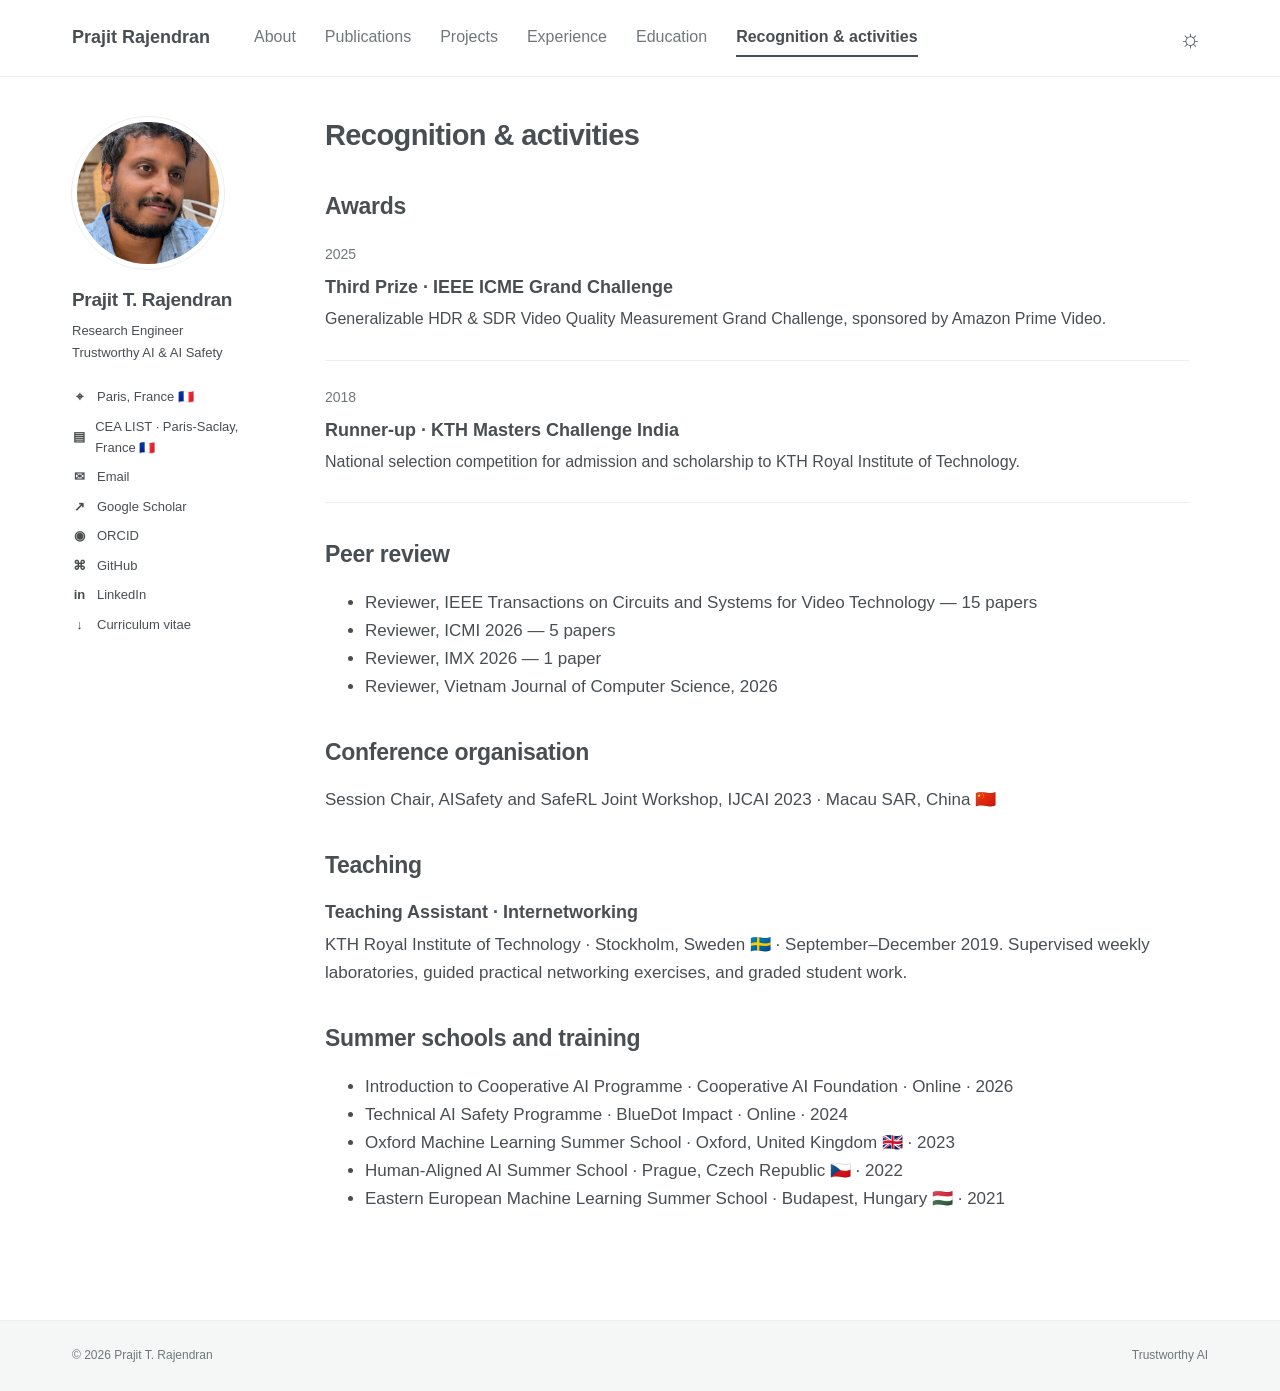
<file: service.html>
<!doctype html><html lang="en"><head><meta charset="utf-8"><meta name="viewport" content="width=device-width,initial-scale=1"><meta name="description" content="Prajit T. Rajendran — trustworthy AI researcher at CEA LIST. Research, publications, and academic experience."><title>Recognition & activities | Prajit T. Rajendran</title><link rel="stylesheet" href="assets/style.css"><script src="assets/main.js" defer></script></head><body><a class="skip" href="#main">Skip to content</a><header><div class="header-inner"><a class="brand" href="index.html">Prajit Rajendran</a><nav aria-label="Main navigation"><a href="index.html">About</a><a href="publications.html">Publications</a><a href="projects.html">Projects</a><a href="experience.html">Experience</a><a href="education.html">Education</a><a href="service.html" aria-current="page">Recognition &amp; activities</a></nav><button id="theme" aria-label="Switch to dark theme" title="Toggle color theme">☼</button></div></header><div class="layout"><aside class="profile"><div class="avatar"><img src="assets/photo.jpg" alt="Prajit T. Rajendran" width="152" height="152"></div><h2>Prajit T. Rajendran</h2><p class="role">Research Engineer<br>Trustworthy AI & AI Safety</p><ul class="profile-links"><li><span>⌖</span> Paris, France 🇫🇷</li><li><span>▤</span> CEA LIST · Paris-Saclay, France 🇫🇷</li><li><span>✉</span> <a href="mailto:praj99T@gmail.com">Email</a></li><li><span>↗</span> <a href="https://scholar.google.com/citations?user=R2wEeSEAAAAJ">Google Scholar</a></li><li><span>◉</span> <a href="https://orcid.org/0000-0002-8283-9891">ORCID</a></li><li><span>⌘</span> <a href="https://github.com/Prajit-Rajendran">GitHub</a></li><li><span>in</span> <a href="https://linkedin.com/in/prajitrajendran">LinkedIn</a></li><li><span>↓</span> <a href="assets/CV_Prajit_Rajendran.pdf">Curriculum vitae</a></li></ul></aside><main id="main"><h1>Recognition & activities</h1><h2>Awards</h2><div class="entry"><span class="date">2025</span><h3>Third Prize · IEEE ICME Grand Challenge</h3><p>Generalizable HDR & SDR Video Quality Measurement Grand Challenge, sponsored by Amazon Prime Video.</p></div><div class="entry"><span class="date">2018</span><h3>Runner-up · KTH Masters Challenge India</h3><p>National selection competition for admission and scholarship to KTH Royal Institute of Technology.</p></div><h2>Peer review</h2><ul><li>Reviewer, IEEE Transactions on Circuits and Systems for Video Technology — 15 papers</li><li>Reviewer, ICMI 2026 — 5 papers</li><li>Reviewer, IMX 2026 — 1 paper</li><li>Reviewer, Vietnam Journal of Computer Science, 2026</li></ul><h2>Conference organisation</h2><p>Session Chair, AISafety and SafeRL Joint Workshop, IJCAI 2023 · Macau SAR, China 🇨🇳</p><h2>Teaching</h2><h3>Teaching Assistant · Internetworking</h3><p>KTH Royal Institute of Technology · Stockholm, Sweden 🇸🇪 · September–December 2019. Supervised weekly laboratories, guided practical networking exercises, and graded student work.</p><h2>Summer schools and training</h2><ul><li>Introduction to Cooperative AI Programme · Cooperative AI Foundation · Online · 2026</li><li>Technical AI Safety Programme · BlueDot Impact · Online · 2024</li><li>Oxford Machine Learning Summer School · Oxford, United Kingdom 🇬🇧 · 2023</li><li>Human-Aligned AI Summer School · Prague, Czech Republic 🇨🇿 · 2022</li><li>Eastern European Machine Learning Summer School · Budapest, Hungary 🇭🇺 · 2021</li></ul></main></div><footer><div>© 2026 Prajit T. Rajendran <span>Trustworthy AI</span></div></footer></body></html>
</file>
<file: assets/style.css>
*{box-sizing:border-box} :root{--bg:#fff;--text:#494e52;--muted:#70777b;--line:#eceeef;--accent:#287f91;--soft:#f5f7f7}html{color-scheme:light}body{margin:0;background:var(--bg);color:var(--text);font:17px/1.65 -apple-system,BlinkMacSystemFont,"Segoe UI",Arial,sans-serif}a{color:var(--accent);text-underline-offset:3px}a:hover{color:var(--text)}header{border-bottom:1px solid var(--line)}.header-inner{max-width:1200px;margin:auto;display:flex;align-items:center;gap:44px;padding:19px 32px}.brand{font-size:18px;font-weight:700;text-decoration:none;color:var(--text);white-space:nowrap}nav{display:flex;gap:29px;flex:1}nav a{font-size:16px;text-decoration:none;color:var(--muted);padding:5px 0}nav a[aria-current]{color:var(--text);border-bottom:2px solid var(--text);font-weight:600}button{cursor:pointer;color:var(--text);background:none;border:0;font-size:25px}a:focus-visible,button:focus-visible,input:focus-visible,select:focus-visible{outline:3px solid var(--accent);outline-offset:4px}.layout{max-width:1200px;margin:40px auto 90px;display:grid;grid-template-columns:205px minmax(0,1fr);gap:48px;padding:0 32px}.profile{align-self:start;position:sticky;top:28px;font-size:13px}.avatar{width:152px;height:152px;margin:0 0 18px;border:5px solid var(--bg);outline:1px solid var(--line);border-radius:50%;background:#edf2f2;display:flex;align-items:center;justify-content:center;position:relative;font:44px Georgia,serif;letter-spacing:2px;color:#547177}.avatar span{position:absolute;bottom:24px;font:10px Arial;letter-spacing:2px}.profile h2{font-size:19px;margin:0 0 6px;line-height:1.4}.role{margin:0 0 22px;line-height:1.7}.profile-links{list-style:none;padding:0;margin:0}.profile-links li{margin:8px 0;display:flex;gap:10px;align-items:center}.profile-links span{width:15px;text-align:center;font-size:13px;font-weight:600}.profile-links a{color:var(--text);text-decoration:none}.profile-links a:hover{color:var(--accent);text-decoration:underline}main{max-width:865px}h1{font-size:29px;line-height:1.3;margin:0 0 28px;letter-spacing:-.6px}h2{font-size:23px;line-height:1.4;margin:35px 0 18px;letter-spacing:-.3px}h3{font-size:18px;line-height:1.45;margin:6px 0}p{margin:0 0 19px}.intro{font-size:21px;line-height:1.65;max-width:760px}.muted,.date{color:var(--muted);font-size:14px}.interests{padding-left:20px}.interests li{margin:6px 0}.paper{margin-bottom:27px}.paper p{margin:0 0 5px;font-size:15px;line-height:1.65}.paper .paper-title{font-size:17px;font-weight:600;line-height:1.5}.paper .venue{font-style:italic;color:var(--muted)}.paper-links{display:flex;gap:15px;font-size:13px}.entry{padding:0 0 22px;margin-bottom:22px;border-bottom:1px solid var(--line)}.entry h2{font-size:20px;margin:6px 0}.entry p{margin:5px 0;font-size:16px}.entry .org{color:var(--accent)}.filters{display:flex;gap:12px;margin:28px 0 10px}input,select{font:inherit;font-size:14px;background:var(--bg);color:var(--text);border:1px solid #bbc4c7;border-radius:4px;padding:11px 12px}input{flex:1;min-width:0}footer{border-top:1px solid var(--line);background:var(--soft);font-size:12px;color:var(--muted);padding:25px 32px}footer div{max-width:1136px;margin:auto}footer span{float:right}.skip,.sr-only{position:absolute;width:1px;height:1px;overflow:hidden;clip-path:inset(50%)}.skip:focus{width:auto;height:auto;clip-path:none;z-index:5;padding:10px;background:var(--bg)}[hidden]{display:none!important}html[data-theme=dark]{color-scheme:dark;--bg:#202527;--text:#dce0e2;--muted:#a9b2b6;--line:#394044;--accent:#80c7d5;--soft:#191e20}html[data-theme=dark] .avatar{background:#34494d;color:#d0e5e8}@media(min-width:1400px){.layout{margin-top:52px}}@media(max-width:800px){.header-inner{padding:15px 22px;gap:20px;flex-wrap:wrap}nav{order:3;flex-basis:100%;gap:22px;overflow:auto}#theme{margin-left:auto}.layout{grid-template-columns:170px minmax(0,1fr);gap:28px;padding:0 22px}.avatar{width:125px;height:125px}.filters{flex-direction:column}}@media(max-width:580px){body{font-size:16px}.layout{display:block;margin-top:25px}.profile{position:static;padding-bottom:25px;margin-bottom:30px;border-bottom:1px solid var(--line)}.avatar{float:left;width:88px;height:88px;margin:0 20px 12px 0;font-size:29px}.avatar span{bottom:12px;font-size:8px}.profile h2{padding-top:5px}.role{margin-bottom:15px}.profile-links{clear:both;display:flex;flex-wrap:wrap;gap:0 18px}.profile-links li{margin:4px 0}.profile-links li:nth-child(2){display:none}h1{font-size:27px}nav{gap:20px}nav a{font-size:14px;white-space:nowrap}footer span{display:block;float:none;margin-top:6px}}

.intro-actions{display:flex;flex-wrap:wrap;gap:12px 25px;margin:25px 0 34px;font-size:15px;font-weight:600}.project{border-bottom:1px solid var(--line);padding:0 0 27px;margin:27px 0}.project h3{font-size:20px;margin:5px 0 14px}.project p{font-size:16px;margin-bottom:13px}.project .project-meta{font-size:12px;letter-spacing:.4px;color:var(--accent);margin-bottom:5px}.project .project-tools,.project .project-reference{font-size:13px;color:var(--muted)}

@media(min-width:801px) and (max-width:1100px){.header-inner{gap:20px;flex-wrap:wrap}nav{order:3;flex-basis:100%;gap:26px;overflow:auto}nav a{white-space:nowrap}#theme{margin-left:auto}}

.avatar img{display:block;width:100%;height:100%;object-fit:cover;border-radius:50%}
</file>
